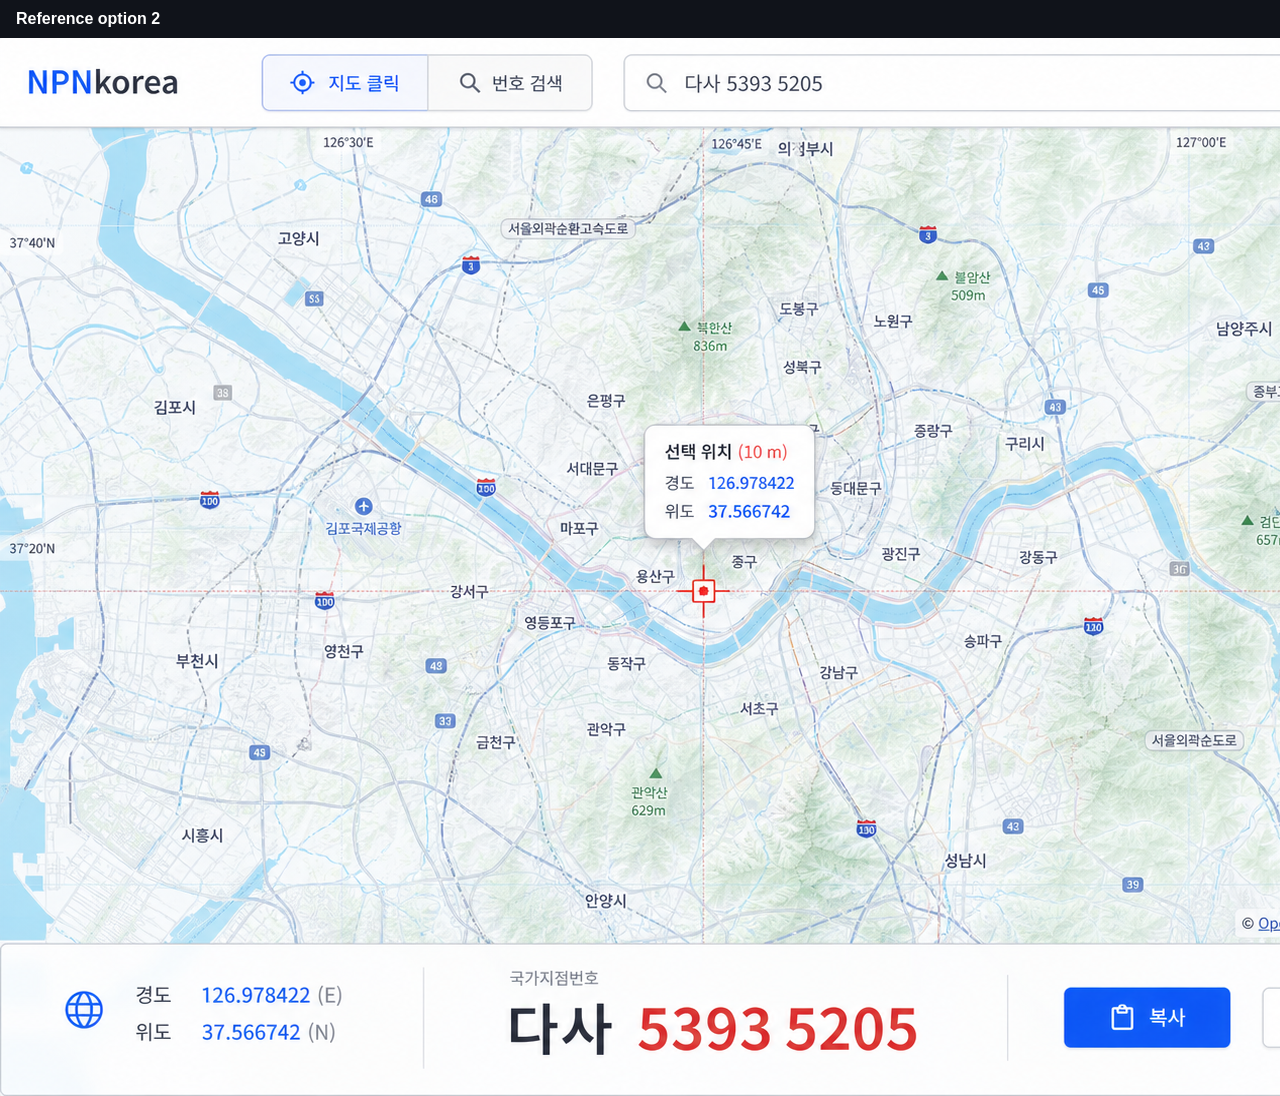
<file: web/design-qa-comparison.html>
<!DOCTYPE html>
<html lang="en">
  <head>
    <meta charset="utf-8" />
    <meta name="viewport" content="width=device-width, initial-scale=1" />
    <title>NPNkorea design QA comparison</title>
    <style>
      * { box-sizing: border-box; }
      body {
        display: grid;
        grid-template-columns: 1487px 1487px;
        width: max-content;
        margin: 0;
        background: #10131a;
        color: white;
        font: 600 16px sans-serif;
      }
      figure { margin: 0; }
      figcaption { padding: 10px 16px; background: #10131a; }
      img { display: block; width: 1487px; height: 1058px; object-fit: fill; }
    </style>
  </head>
  <body>
    <figure>
      <figcaption>Reference option 2</figcaption>
      <img src="reference-option-2.png" alt="Selected reference design" />
    </figure>
    <figure>
      <figcaption>Browser implementation</figcaption>
      <img src="implementation-option-2.png" alt="Rendered implementation" />
    </figure>
  </body>
</html>
</file>
